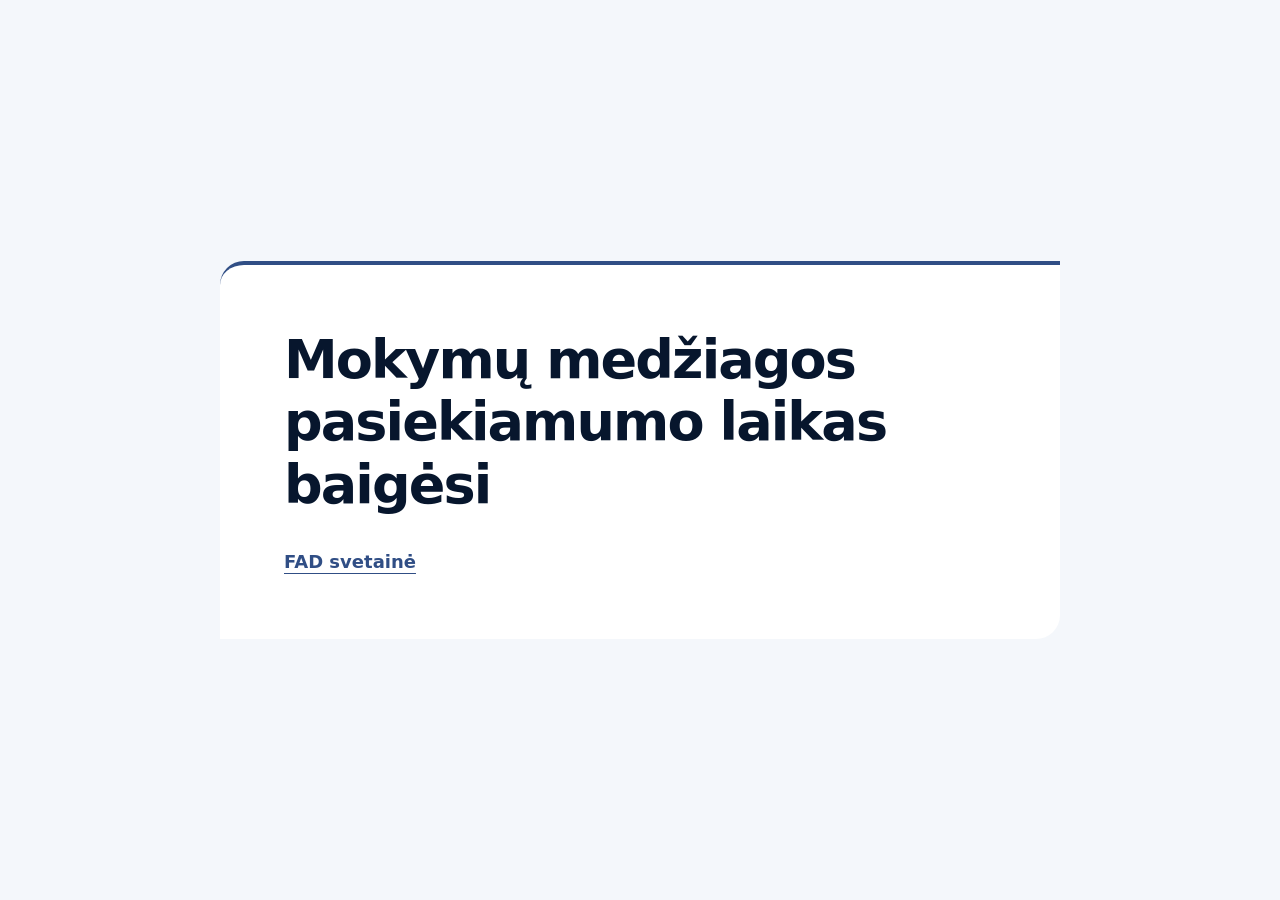
<file: medziaga.html>
<!doctype html>
<html lang="lt">
<head>
<meta charset="utf-8">
<meta name="viewport" content="width=device-width,initial-scale=1">
<meta name="robots" content="noindex,nofollow">
<title>Mokymų medžiagos pasiekiamumo laikas baigėsi | FAD</title>
<style>
:root{color-scheme:light}
*{box-sizing:border-box}
body{margin:0;min-height:100vh;display:grid;place-items:center;background:#f4f7fb;color:#07162d;font-family:Inter,system-ui,-apple-system,"Segoe UI",sans-serif;line-height:1.5}
main{width:min(840px,calc(100% - 40px));padding:clamp(28px,6vw,64px);background:#fff;border-radius:24px 0 24px 0;border-top:4px solid #304e85}
h1{margin:0 0 32px;font-size:clamp(30px,5vw,54px);line-height:1.15;letter-spacing:-.035em;overflow-wrap:break-word}
a{color:#304e85;font-size:18px;font-weight:600;text-underline-offset:.25em}
a:hover{text-decoration-thickness:2px}
a:focus-visible{outline:3px solid #304e85;outline-offset:6px}
</style>
</head>
<body>
<main>
<h1>Mokymų medžiagos pasiekiamumo laikas baigėsi</h1>
<a href="https://www.fad.lt/">FAD svetainė</a>
</main>
</body>
</html>
</file>
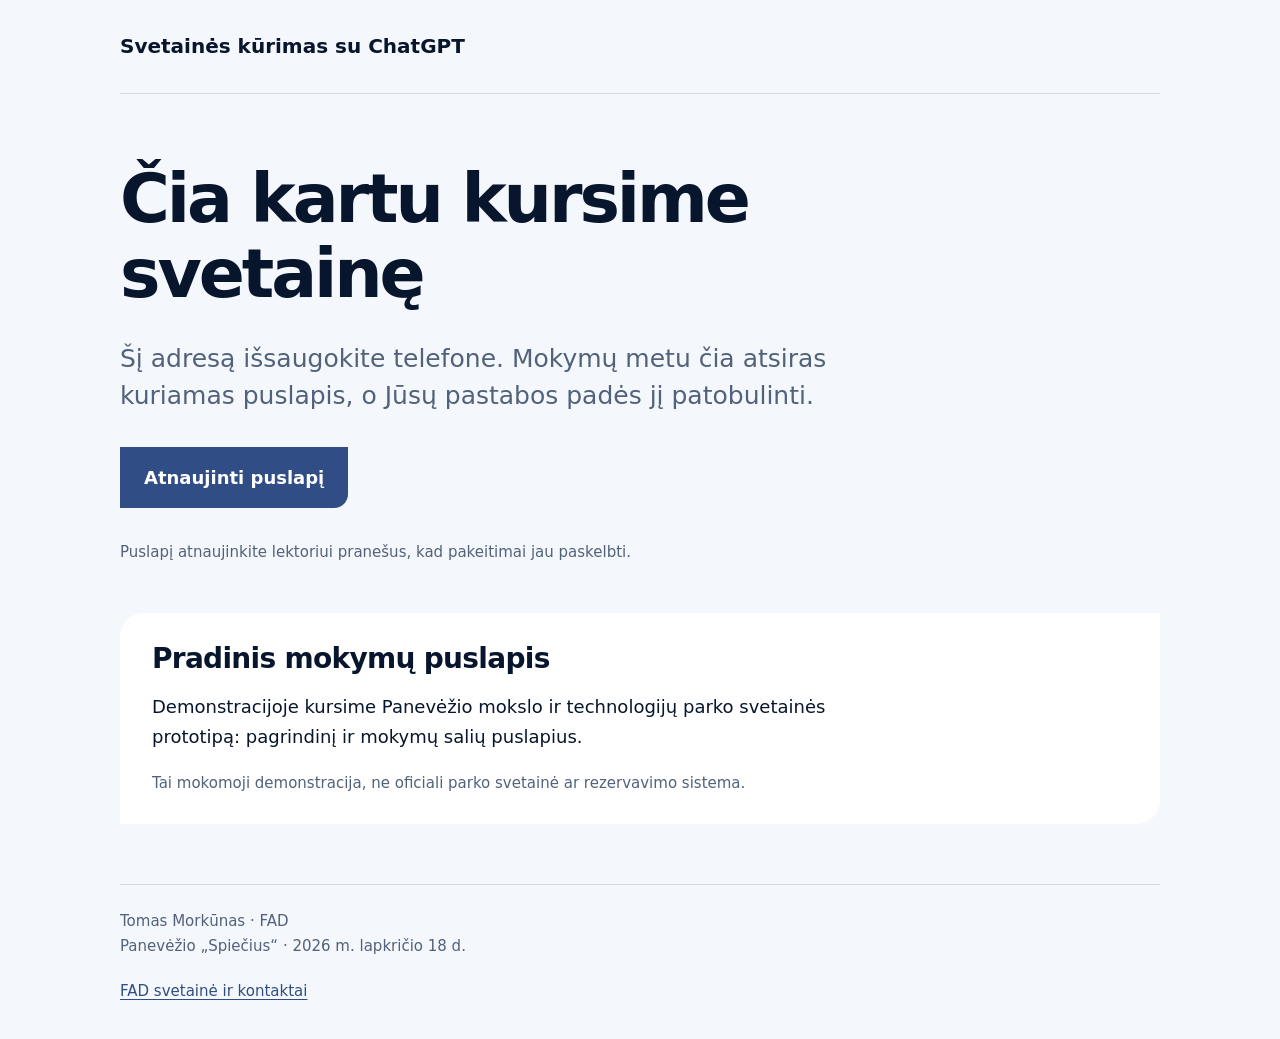
<file: pradzia.html>
<!doctype html>
<html lang="lt"><head><meta charset="utf-8"><meta name="viewport" content="width=device-width,initial-scale=1"><meta name="robots" content="noindex,nofollow"><title>Čia kursime svetainę | Panevėžio Spiečius</title><meta name="description" content="Svetainės kūrimo su ChatGPT mokymų demonstracija. Tomas Morkūnas, Panevėžio Spiečius, 2026-11-18."><style>:root{color-scheme:light;--ink:#07162d;--blue:#304e85;--muted:#52627b;--paper:#f4f7fb}*{box-sizing:border-box}body{margin:0;color:var(--ink);background:var(--paper);font-family:Inter,system-ui,-apple-system,"Segoe UI",sans-serif;font-size:18px;line-height:1.65}a{color:var(--blue);text-underline-offset:.2em}a:hover{text-decoration-thickness:2px}a:focus-visible,button:focus-visible,summary:focus-visible{outline:3px solid #304e85;outline-offset:5px}header,main,footer{width:min(100% - 40px,1040px);margin:auto}header{padding:30px 0;display:flex;justify-content:space-between;gap:20px;align-items:center;border-bottom:1px solid #d3dce9}header strong{font-size:20px}header a{font-size:15px}main{padding:68px 0 60px}h1{font-size:clamp(38px,6vw,68px);line-height:1.1;letter-spacing:-.045em;max-width:850px;margin:0 0 28px}h2{font-size:28px;line-height:1.25;letter-spacing:-.025em;margin:42px 0 16px}h3{font-size:21px;line-height:1.35}p{max-width:740px;margin:0 0 20px}.lead{font-size:clamp(20px,2.4vw,25px);line-height:1.5;color:var(--muted);max-width:740px}.actions{display:flex;flex-wrap:wrap;gap:16px;align-items:center;margin:32px 0}.button,button{display:inline-block;padding:14px 22px;border:2px solid var(--blue);border-radius:0 0 14px 0;background:var(--blue);color:white;text-decoration:none;font:inherit;font-weight:650;cursor:pointer;min-height:48px}.button:hover,button:hover{background:#233c6b;border-color:#233c6b}.secondary{background:transparent;color:var(--blue)}.secondary:hover{color:white}.note{font-size:15px;color:var(--muted)}.workarea{margin:48px 0 0;padding:28px 32px;background:white;border-radius:24px 0 24px 0}.workarea h2{margin-top:0}.workarea p:last-child{margin-bottom:0}footer{border-top:1px solid #d3dce9;padding:24px 0 36px;font-size:15px;color:var(--muted)}.guide{max-width:840px}.guide h1{font-size:clamp(36px,5vw,54px)}details{background:white;margin:16px 0;padding:18px 24px;border-bottom:1px solid #d3dce9}summary{font-weight:700;cursor:pointer;min-height:36px}details p{margin-top:18px}pre{white-space:pre-wrap;overflow-wrap:anywhere;font:16px/1.65 Inter,system-ui,sans-serif;background:var(--paper);padding:20px;margin-bottom:8px}li{margin-bottom:10px}code{overflow-wrap:anywhere}.checklist{padding-left:24px}nav{display:flex;gap:20px;flex-wrap:wrap}@media(max-width:600px){header{padding:20px 0;align-items:flex-start}header strong{font-size:17px}header a{font-size:14px}main{padding:44px 0}h1{letter-spacing:-.035em}.actions{align-items:stretch;flex-direction:column}.button,button{text-align:center;width:100%}.workarea{padding:24px}details{padding:18px}pre{padding:14px;font-size:15px}}@media print{header,.actions,footer{display:none}body{background:white;color:black}main{padding:0}details{break-inside:avoid}details>*{display:block!important}h1{font-size:28pt}.note{font-size:10pt}}</style></head><body><header><strong>Svetainės kūrimas su ChatGPT</strong></header><main><h1>Čia kartu kursime svetainę</h1><p class="lead">Šį adresą išsaugokite telefone. Mokymų metu čia atsiras kuriamas puslapis, o Jūsų pastabos padės jį patobulinti.</p><div class="actions"><button type="button" id="refresh">Atnaujinti puslapį</button></div><p class="note">Puslapį atnaujinkite lektoriui pranešus, kad pakeitimai jau paskelbti.</p><section class="workarea"><h2>Pradinis mokymų puslapis</h2><p>Demonstracijoje kursime Panevėžio mokslo ir technologijų parko svetainės prototipą: pagrindinį ir mokymų salių puslapius.</p><p class="note">Tai mokomoji demonstracija, ne oficiali parko svetainė ar rezervavimo sistema.</p></section></main><footer><p>Tomas Morkūnas · FAD<br>Panevėžio „Spiečius“ · 2026 m. lapkričio 18 d.</p><a href="https://www.fad.lt/">FAD svetainė ir kontaktai</a></footer><script>document.getElementById('refresh').addEventListener('click',()=>{const u=new URL(location.href);u.searchParams.set('v',Date.now());location.replace(u.href)});</script></body></html>
</file>
